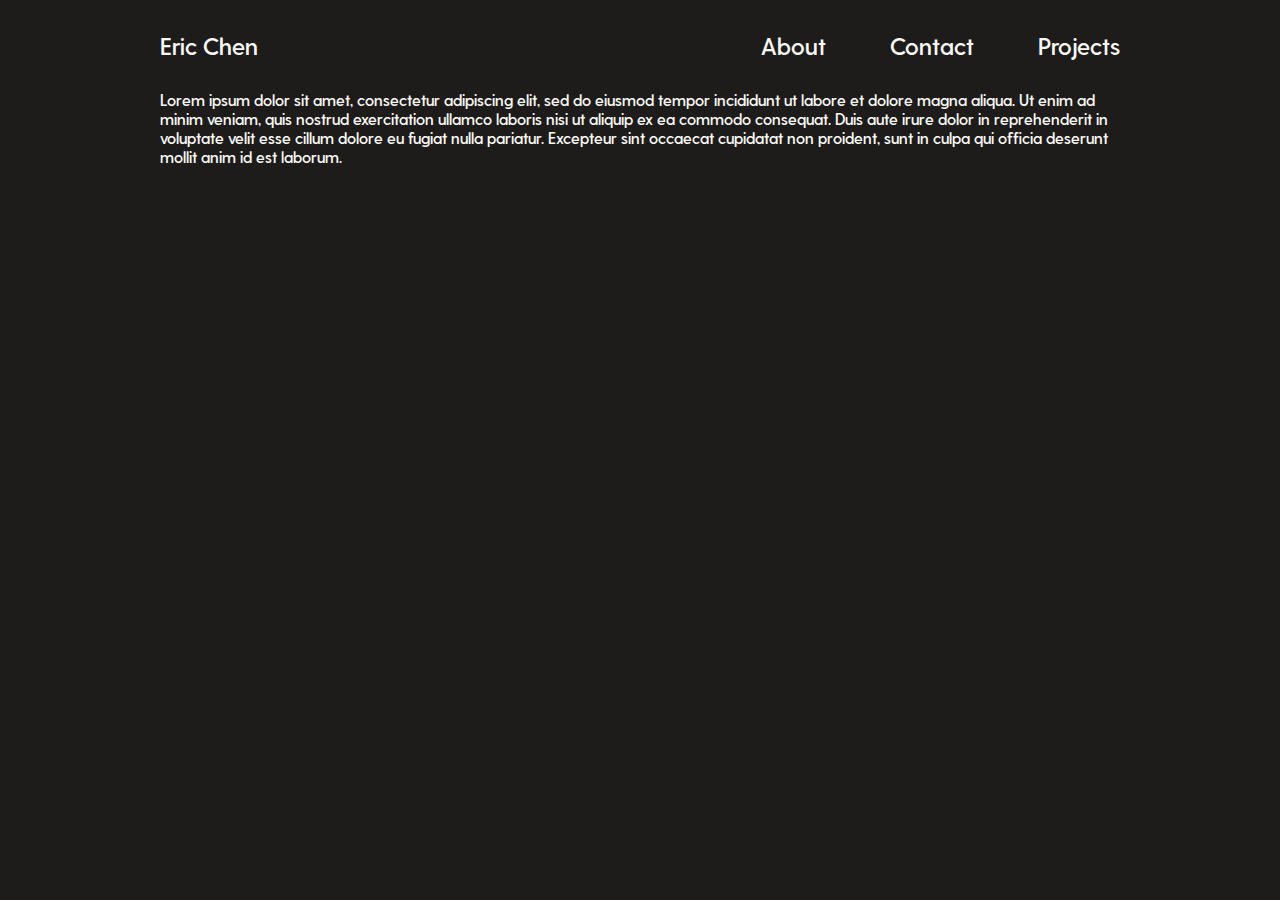
<file: index.html>
<!DOCTYPE html>
<html lang="en">
<head>
    <meta charset="UTF-8">
    <meta name="viewport" content="width=device-width, initial-scale=1.0">

    <link rel="stylesheet" type="text/css" href="styles.css">
    
    <title>Eric Chen</title>
</head>
<body>
    <div id="navbar">
        <div id="home">
            <div id="name">Eric Chen</div>
        </div>
        <div id="links" class="">
            <div src="/index.html"class="links-item">About</div>
            <div class="links-item">Contact</div>
            <div class="links-item">Projects</div>
        </div>
    </div>
    <div class="class-container">
        Lorem ipsum dolor sit amet, consectetur adipiscing elit, sed do eiusmod tempor incididunt ut labore et dolore magna aliqua. Ut enim ad minim veniam, quis nostrud exercitation ullamco laboris nisi ut aliquip ex ea commodo consequat. Duis aute irure dolor in reprehenderit in voluptate velit esse cillum dolore eu fugiat nulla pariatur. Excepteur sint occaecat cupidatat non proident, sunt in culpa qui officia deserunt mollit anim id est laborum.
    </div>
</body>
</html>
</file>
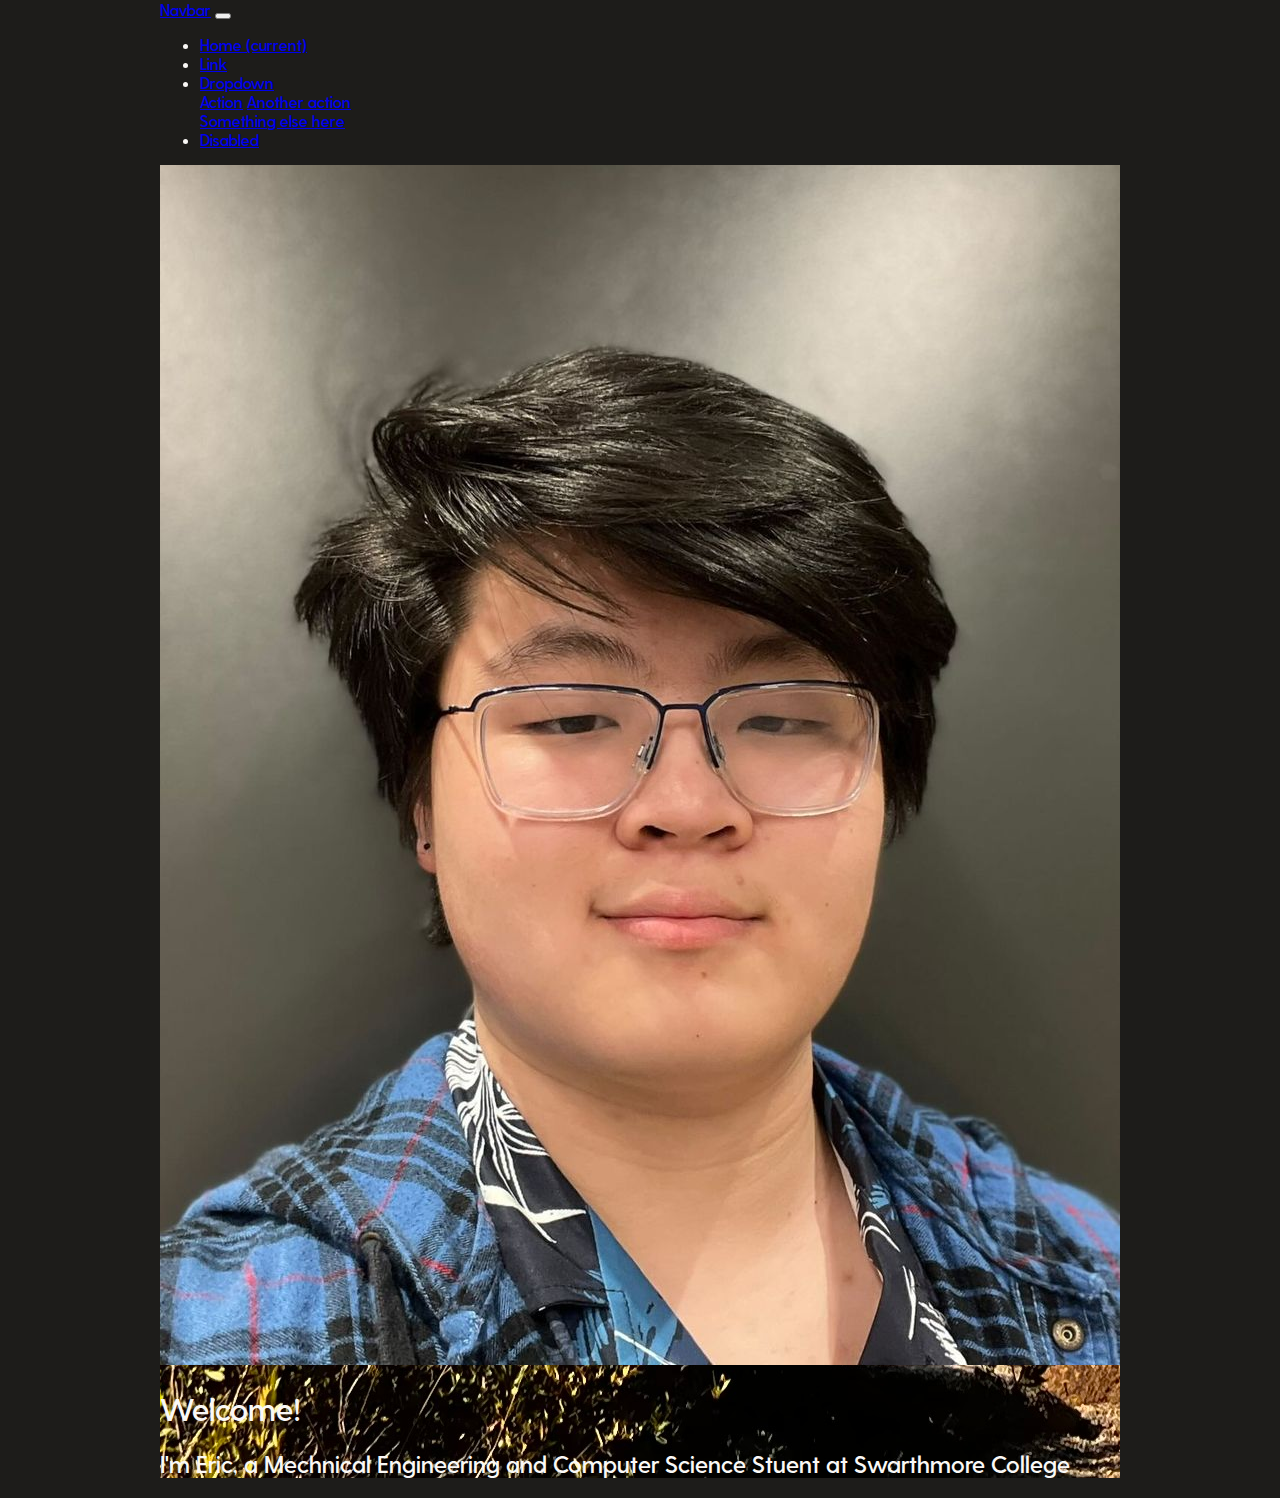
<file: index-v1.html>
<!DOCTYPE html>
<html lang="en">
<head>
  <meta charset="UTF-8">
  <meta http-equiv="X-UA-Compatible" content="IE=edge">
  <meta name="viewport" content="width=device-width, initial-scale=1.0">
  <link href="https://cdn.jsdelivr.net/npm/bootstrap@5.3.0-alpha2/dist/css/bootstrap.min.css" rel="stylesheet" integrity="sha384-aFq/bzH65dt+w6FI2ooMVUpc+21e0SRygnTpmBvdBgSdnuTN7QbdgL+OapgHtvPp" crossorigin="anonymous">
  <!-- CSS -->
  <link rel="stylesheet" type="text/css" href="styles.css">
  <title>Eric J Chen</title>
</head>
<body>
  <nav class="navbar navbar-expand-lg navbar-light bg-light">
    <a class="navbar-brand" href="#">Navbar</a>
    <button class="navbar-toggler" type="button" data-toggle="collapse" data-target="#navbarSupportedContent" aria-controls="navbarSupportedContent" aria-expanded="false" aria-label="Toggle navigation">
      <span class="navbar-toggler-icon"></span>
    </button>
  
    <div class="collapse navbar-collapse" id="navbarSupportedContent">
      <ul class="navbar-nav mr-auto">
        <li class="nav-item active">
          <a class="nav-link" href="#">Home <span class="sr-only">(current)</span></a>
        </li>
        <li class="nav-item">
          <a class="nav-link" href="#">Link</a>
        </li>
        <li class="nav-item dropdown">
          <a class="nav-link dropdown-toggle" href="#" id="navbarDropdown" role="button" data-toggle="dropdown" aria-haspopup="true" aria-expanded="false">
            Dropdown
          </a>
          <div class="dropdown-menu" aria-labelledby="navbarDropdown">
            <a class="dropdown-item" href="#">Action</a>
            <a class="dropdown-item" href="#">Another action</a>
            <div class="dropdown-divider"></div>
            <a class="dropdown-item" href="#">Something else here</a>
          </div>
        </li>
        <li class="nav-item">
          <a class="nav-link disabled" href="#">Disabled</a>
        </li>
      </ul>
      
    </div>
  </nav>
  <div class="parallax" style="background-image: url('images/TwinHills.jpg'); background-position: bottom;">
    <!--<h1 style="transform: translateY(-50px);" id="title"><center>Welcome!</center></h1>-->
    <!--
    <div class="textCard">
      <p>I'm Eric and I'm a freshman at Swarthmore College</p>
    </div>
    -->

    <my-titlecard>
      <my-headshot>
        <img src="images/Headshot.jpg" class="headshot">
      </my-headshot>
      <my-welcome>
        <h1>Welcome!</h1>
      </my-welcome>
      <my-intro>
        <h2>I'm Eric, a Mechnical Engineering and Computer Science Stuent at Swarthmore College</h2>
      </my-intro>
    </my-titlecard>
  </div>
  <div class="whitespace"></div>
  <div class="parallax" style="background-image: url('images/SandBeach.jpg'); background-position: bottom;">
    
  </div>
  <div class="whitespace"></div>
  <div class="parallax" style="background-image: url('images/RockWalkway.jpg'); background-position: bottom;">
    
  </div>
  <div class="whitespace"></div>
  <div class="parallax" style="background-image: url('images/Ducks.jpg'); background-position: center;">
    
  </div>
  <div class="whitespace"></div>























  <!--
  <div class="sec1 parallax">
    <div class="text title-card">
      <div class="item1">
        <img src="images\Headshot.jpg" id="headshot">
      </div>
      <div class="item2">
        <h1 style="font-size:90px">Welcome!</h1>
      </div>
      <div class="item3" style="vertical-align: middle;">
        <h2>I'm Eric and I'm an Engineering and Computer Science Major at Swarthmore College.</h2>
      </div>
    </div>
  </div>
  


  
  <div>
    <p>there is nothing here</p>
  </div>
</body> -->
</html>
</file>
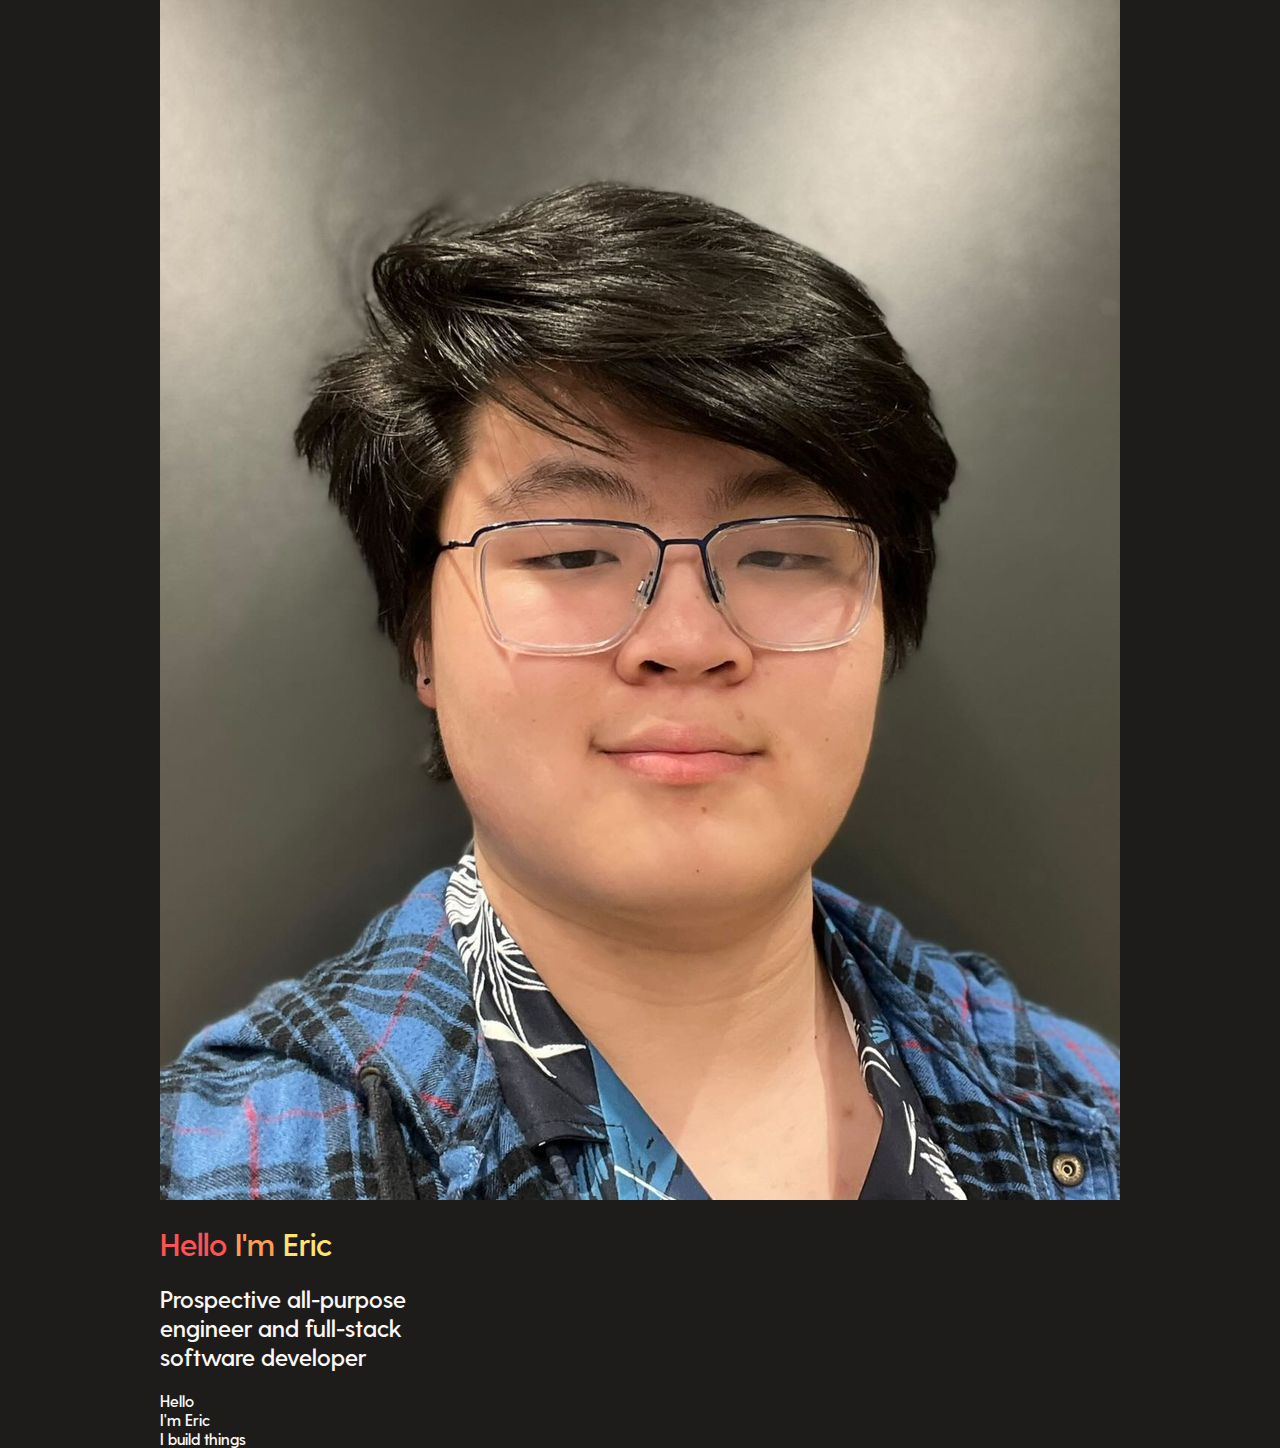
<file: index-v2.html>
<!DOCTYPE html>
<html lang="en">
<head>
    <meta charset="UTF-8">
    <meta http-equiv="X-UA-Compatible" content="IE=edge">
    <meta name="viewport" content="width=device-width, initial-scale=1.0">
    <link rel="stylesheet" type="text/css" href="styles.css">
    <title>Eric Chen</title>
</head>
<body>
    <header>
        <div id="titlecard">
            <div id="headshot-container">
                <img src="images/Headshot.jpg" id="headshot">
            </div>
            <div id="intro-container">
                <h1>
                    <span style="color:#FD5353">Hello</span>
                    <span style="color:#FD9C53">I'm</span>
                    <span style="color:#FEE374">Eric</span>
                </h1>           
            </div>
            <div id="tagline-container">
                <h2>
                    Prospective all-purpose <br> engineer and full-stack <br> software developer
                </h2>
            </div>
                    
            
        </div>
    </header>










    <div id="greeting">Hello</div>
    <div id="intro">I'm <span class="highlight">Eric</span></div>
    <div id="tagline">I build things</div>










</body>
</html>
</file>
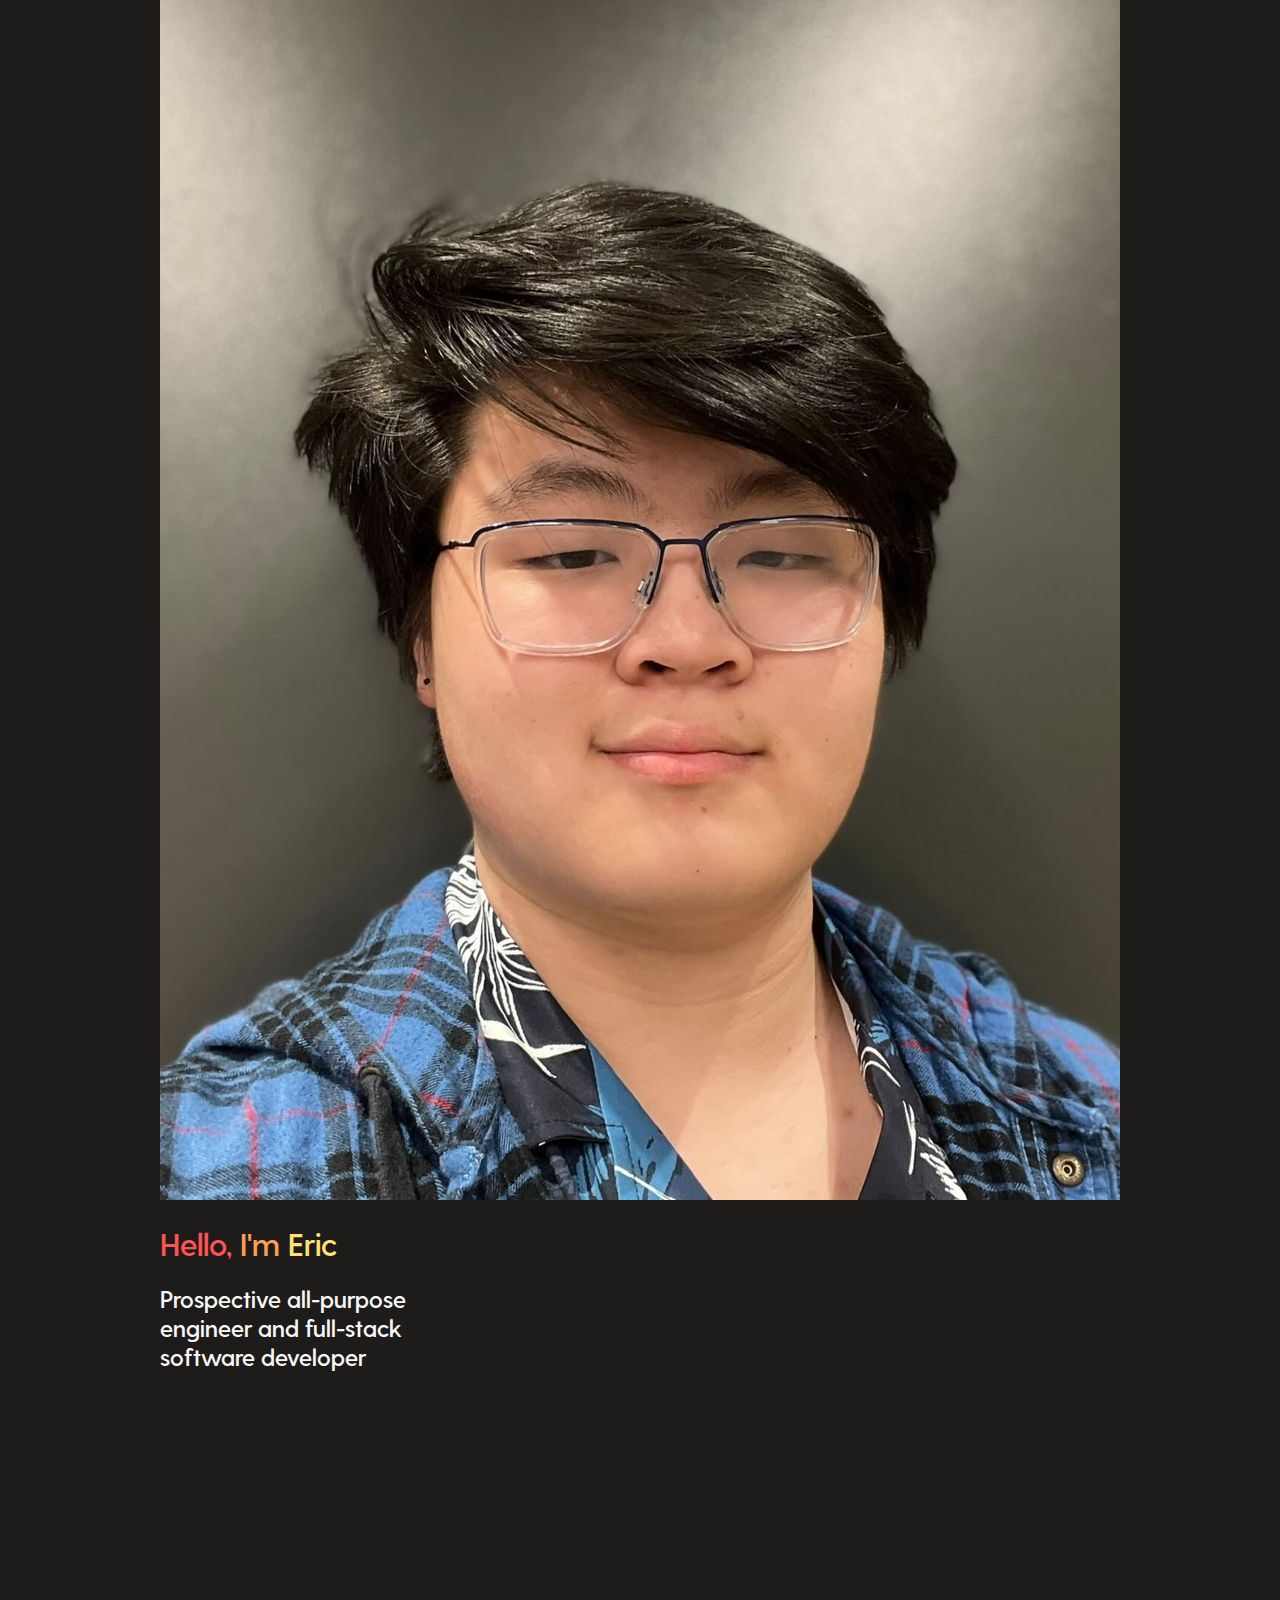
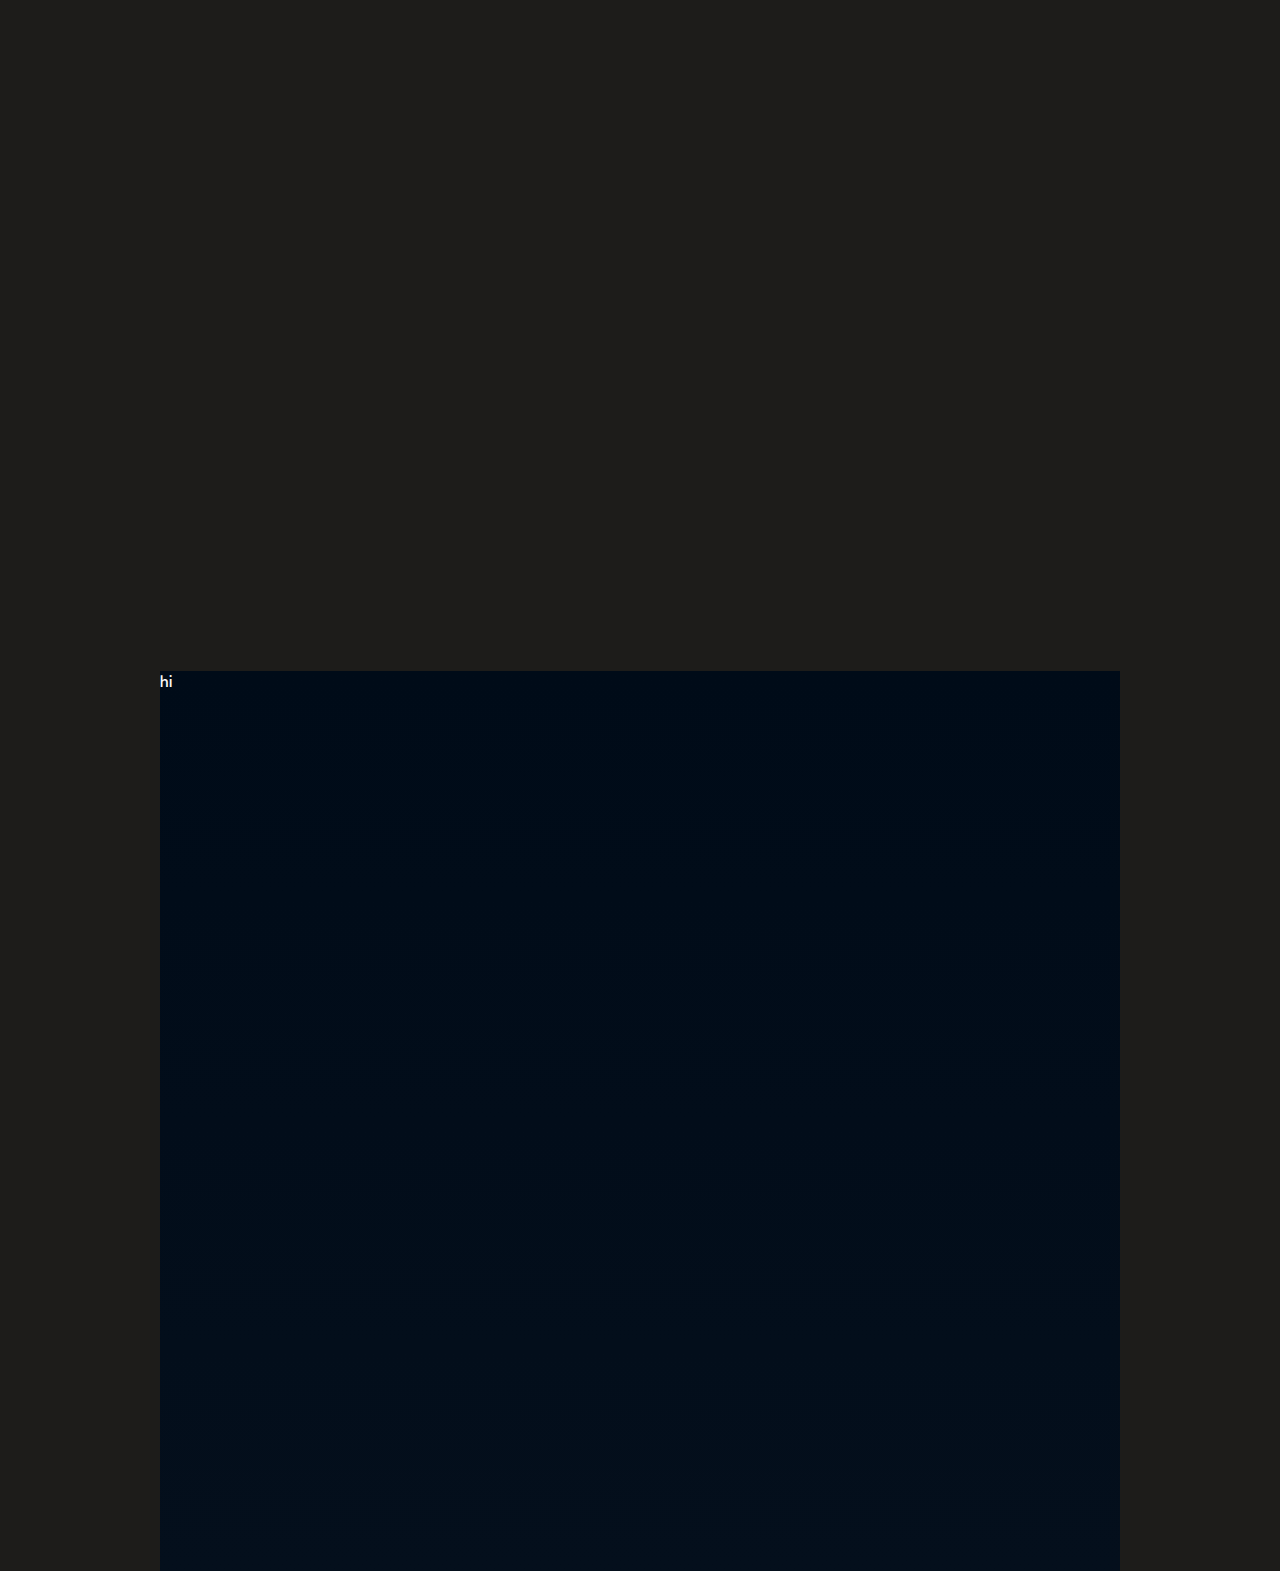
<file: index-v3.html>
<!DOCTYPE html>
<html lang="en">
<head>
    <meta charset="UTF-8">
    <meta http-equiv="X-UA-Compatible" content="IE=edge">
    <meta name="viewport" content="width=device-width, initial-scale=1.0">
    <link rel="stylesheet" type="text/css" href="styles.css">
    <title>Document</title>
</head>
<body>
    <header>
        <img src="images/Headshot.jpg" id="titlecard-headshot">
        <div id="titlecard-textcontainer">
            <h1 id="titlecard-intro">
                <span style="color:#FD5353">Hello,</span>
                <span style="color:#FD9C53">I'm</span>
                <span style="color:#FEE374">Eric</span>
            </h1>
            <h2 id="titlecard-tagline">
                Prospective all-purpose <br> engineer and full-stack <br> software developer
            </h2>
        </div>
    </header>
    <div style="margin-top: 100vh; height: 100vh; background-image: linear-gradient(#000b18,#040F1C);">
        hi
    </div>
</body>
</html>
</file>
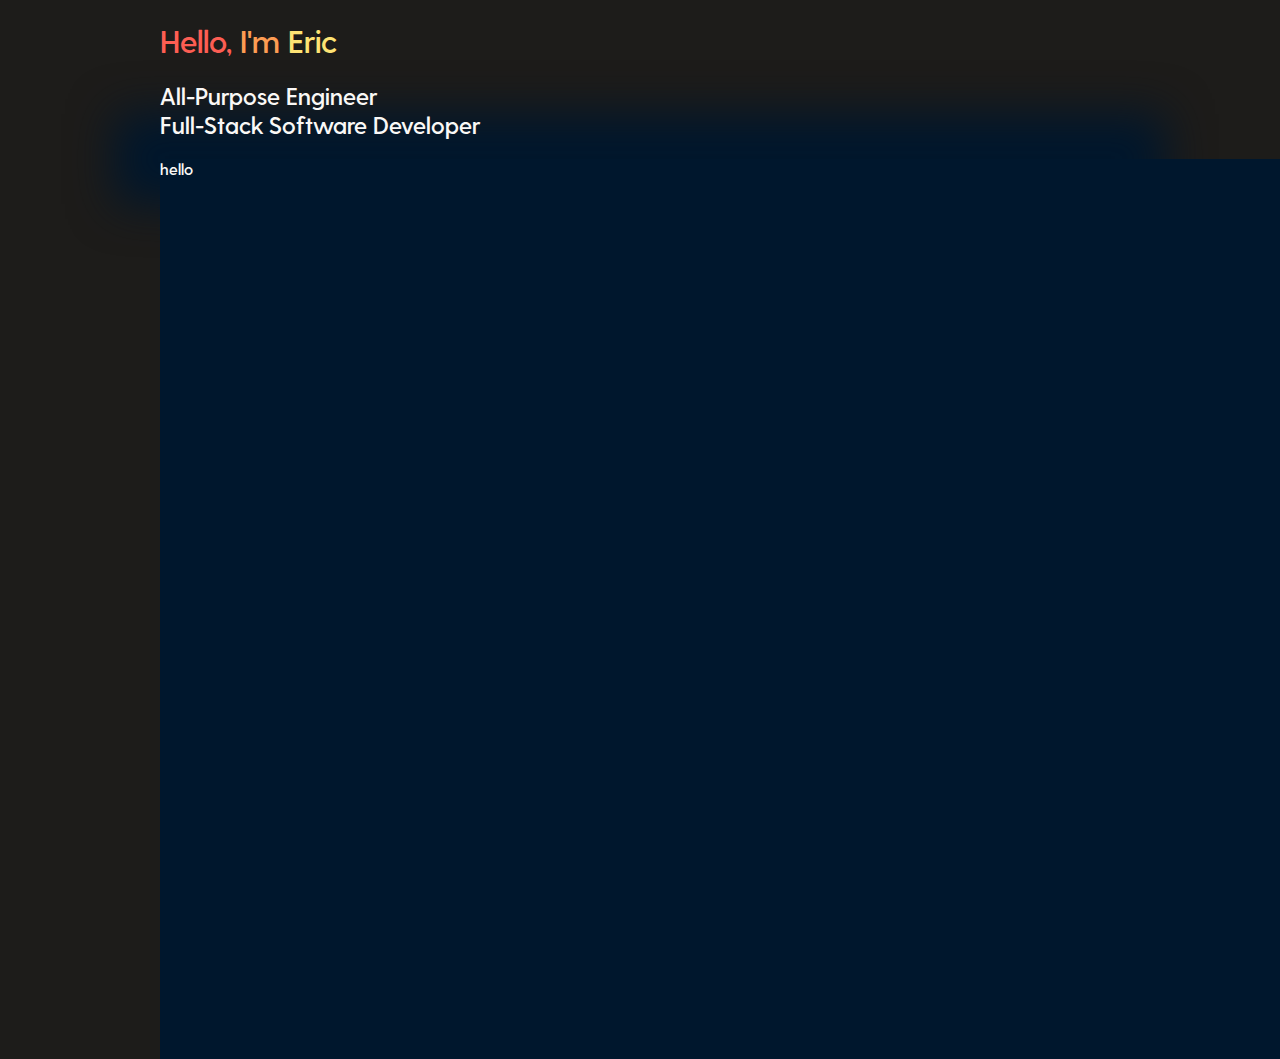
<file: index-v4.html>
<!DOCTYPE html>
<html lang="en">
<head>
    <meta charset="UTF-8">
    <meta http-equiv="X-UA-Compatible" content="IE=edge">
    <meta name="viewport" content="width=device-width, initial-scale=1.0">
    <link rel="stylesheet" type="text/css" href="styles.css">
    <title>Document</title>
</head>
<body>
    <header>
        <div class="vstripe vgap" style="min-width: 7vw; max-width: 7vw;"></div>

        <div class="vstripe vprofile" style="--color-dark: rgba(253,94,83,0.8);"></div>
        <div class="vstripe vbody" style="--color-light: rgba(253,94,83,1);"></div>
        <div class="vstripe vshadow" style="
            --direction: right;
            --color-light: rgba(253,94,83,1); 
            --color-dark: rgba(253,94,83,0.7);">
        </div>

        <div class="vstripe vgap"></div>

        <div class="vstripe vprofile" style="--color-dark: rgba(253,156,83,0.8);"></div>
        <div class="vstripe vbody" style="--color-light: rgba(253,156,83,1);"></div>
        <div class="vstripe vshadow" style="
            --direction: right;
            --color-light: rgba(253,156,83,1); 
            --color-dark: rgba(253,156,83,0.7);">
        </div>

        <div class="vstripe vgap"></div>

        <div class="vstripe vprofile" style="--color-dark: rgba(254,227,116,0.8);"></div>
        <div class="vstripe vbody" style="--color-light: rgba(254,227,116,1);"></div>
        <div class="vstripe vshadow" style="
            --direction: right;
            --color-light: rgba(254,227,116,1); 
            --color-dark: rgba(254,227,116,0.7);">
        </div>
        
        <div class="titlecard-container"3>
            <h1 id="intro">
                <span style="color: #fd5e53">Hello,</span>
                <span style="color: #fd9c53">I'm</span>
                <span style="color: #fee374">Eric</span>
            </h1>
            <h2 id="tagline">
                All-Purpose Engineer
                <br>
                Full-Stack Software Developer
            </h2>
        </div>
    </header>
    <div class="sec-div">
        <div class="hstripe hprofile" style="--color-dark: rgba(253,94,83,0.8); box-shadow: 0vh 0vh 5vh 5vh rgba(0,23,45,1);"></div>
        <div class="hstripe hbody" style="--color-light: rgba(253,94,83,1);"></div>
        <div class="hstripe hshadow" style="
            --direction: bottom;
            --color-light: rgba(253,94,83,1); 
            --color-dark: rgba(253,94,83,0.7);">
        </div>

        <div class="hstripe hgap"></div>

        <div class="hstripe hprofile" style="--color-dark: rgba(253,156,83,0.8);"></div>
        <div class="hstripe hbody" style="--color-light: rgba(253,156,83,1);"></div>
        <div class="hstripe hshadow" style="
            --direction: bottom;
            --color-light: rgba(253,156,83,1); 
            --color-dark: rgba(253,156,83,0.7);">
        </div>

        <div class="hstripe hgap"></div>

        <div class="hstripe hprofile" style="--color-dark: rgba(254,227,116,0.8);"></div>
        <div class="hstripe hbody" style="--color-light: rgba(254,227,116,1);"></div>
        <div class="hstripe hshadow" style="
            --direction: bottom;
            --color-light: rgba(254,227,116,1); 
            --color-dark: rgba(254,227,116,0.7);">
        </div>
    </div>
    <div style="min-height:100vh;width:100vw; background-color: rgba(0,23,45,1);">
        hello
    </div>
    
</body>
</html>
</file>
<file: styles.css>
@font-face {
    font-family: greycliff-demibold;
    src: url(fonts/GreycliffCF-DemiBold.otf);
}

body {
    background-color: #1D1C1A;
    color: #FAF8F6;
    font-family: greycliff-demibold;

    overflow-x: hidden;

    max-width: 95vw;
    margin: auto;
}

@media (min-width: 600px) {
    body {
        max-width: 90vw;
        margin: auto;
    }
}

@media (min-width: 900px) {
    body {
        max-width: 75vw;
        margin: auto;
    }
}

#navbar {
    height: 10vh;
    margin: 0%;
    padding: 0%;

    font-size: x-large;

    display: flex;
    justify-content: space-between;
    align-items: center;
}

#home {
 
}

#links {
    display: flex;
}

.links-item {
    padding-left: 5vw;
}

.bordered {
    border-style: solid;
}
</file>
